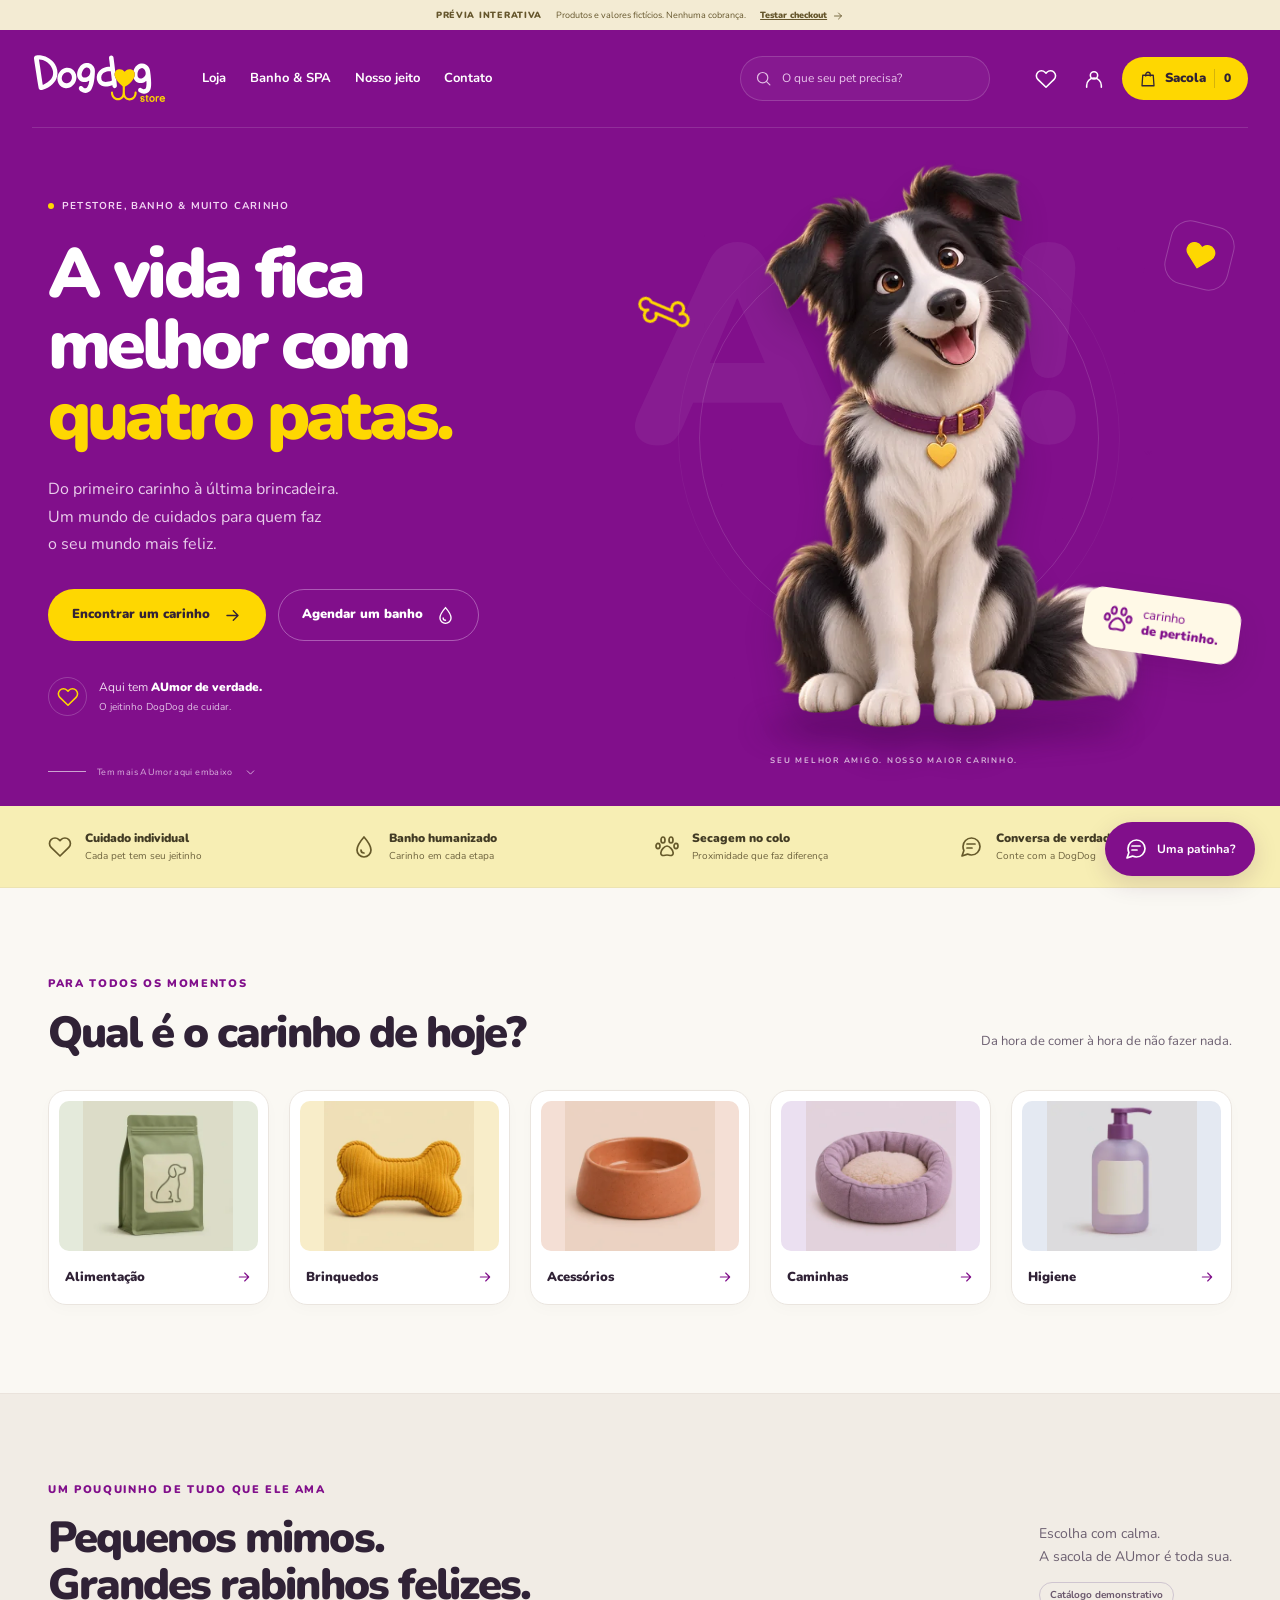
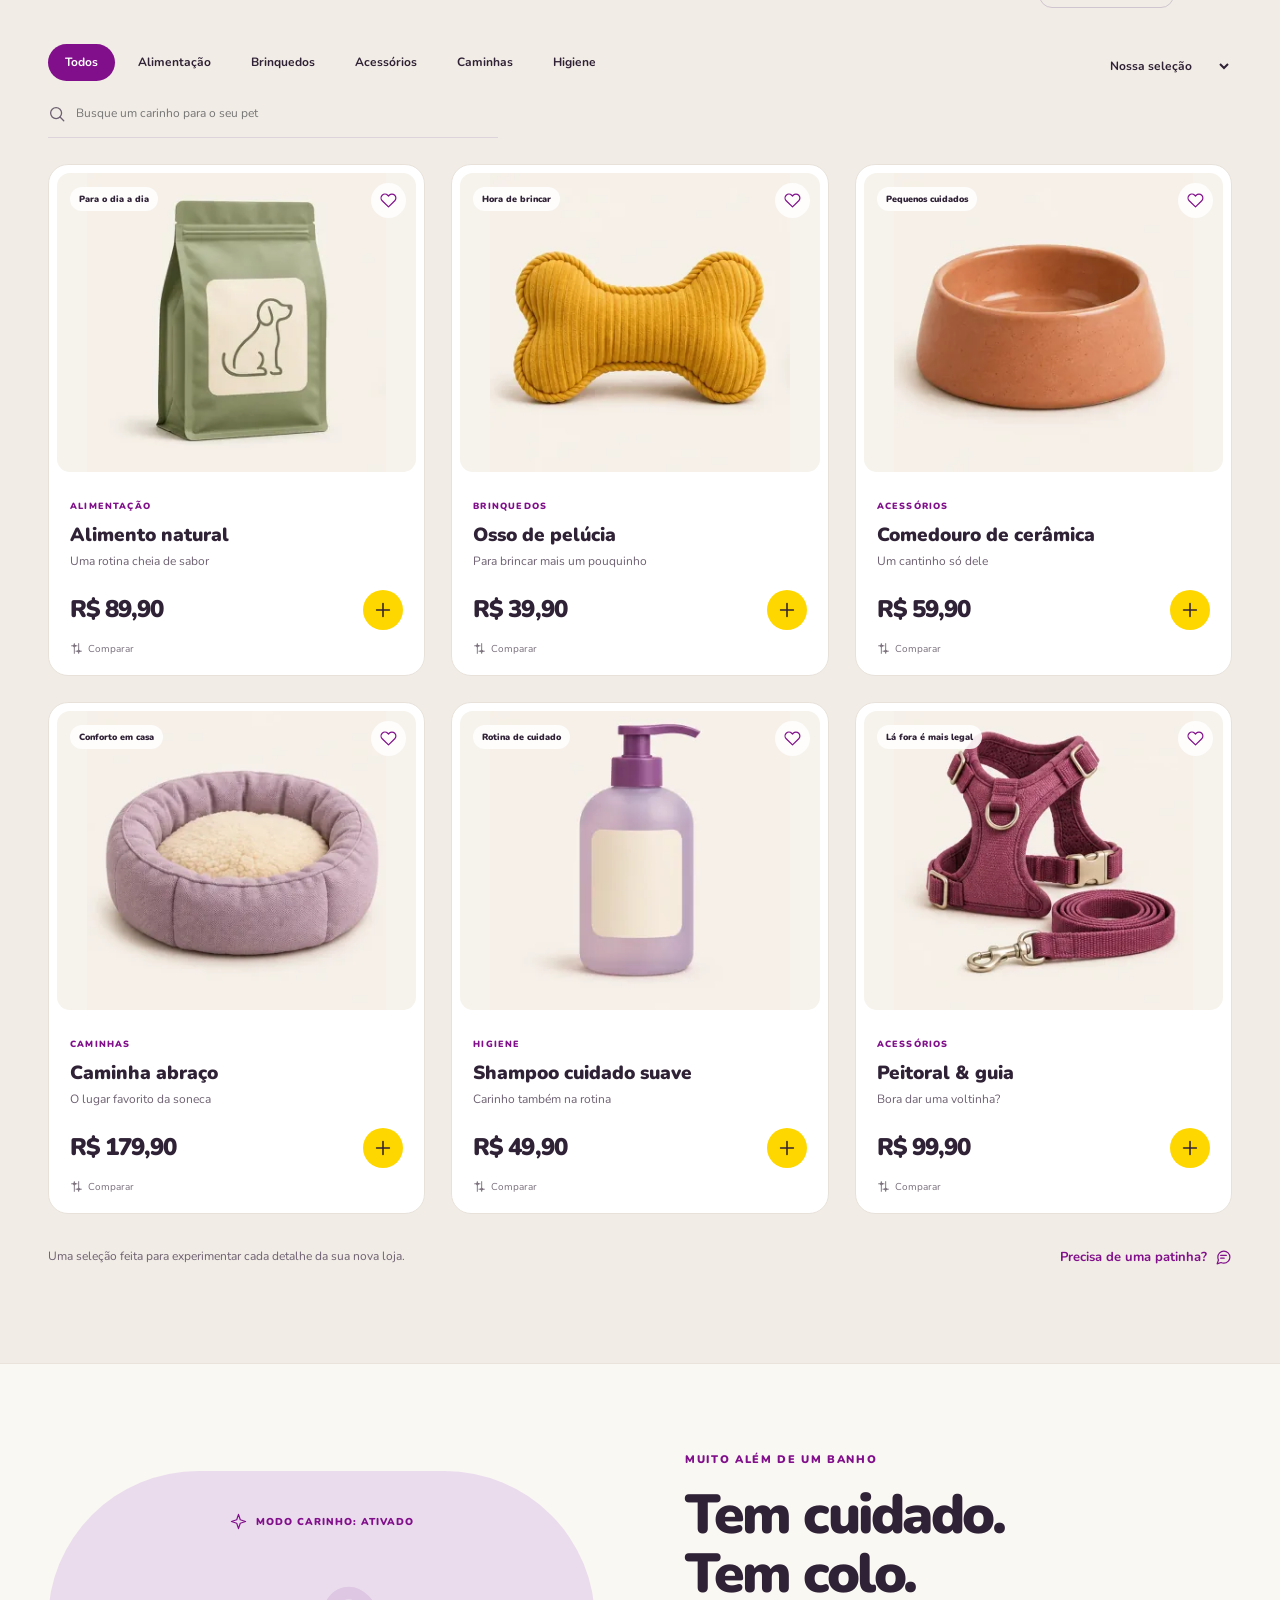
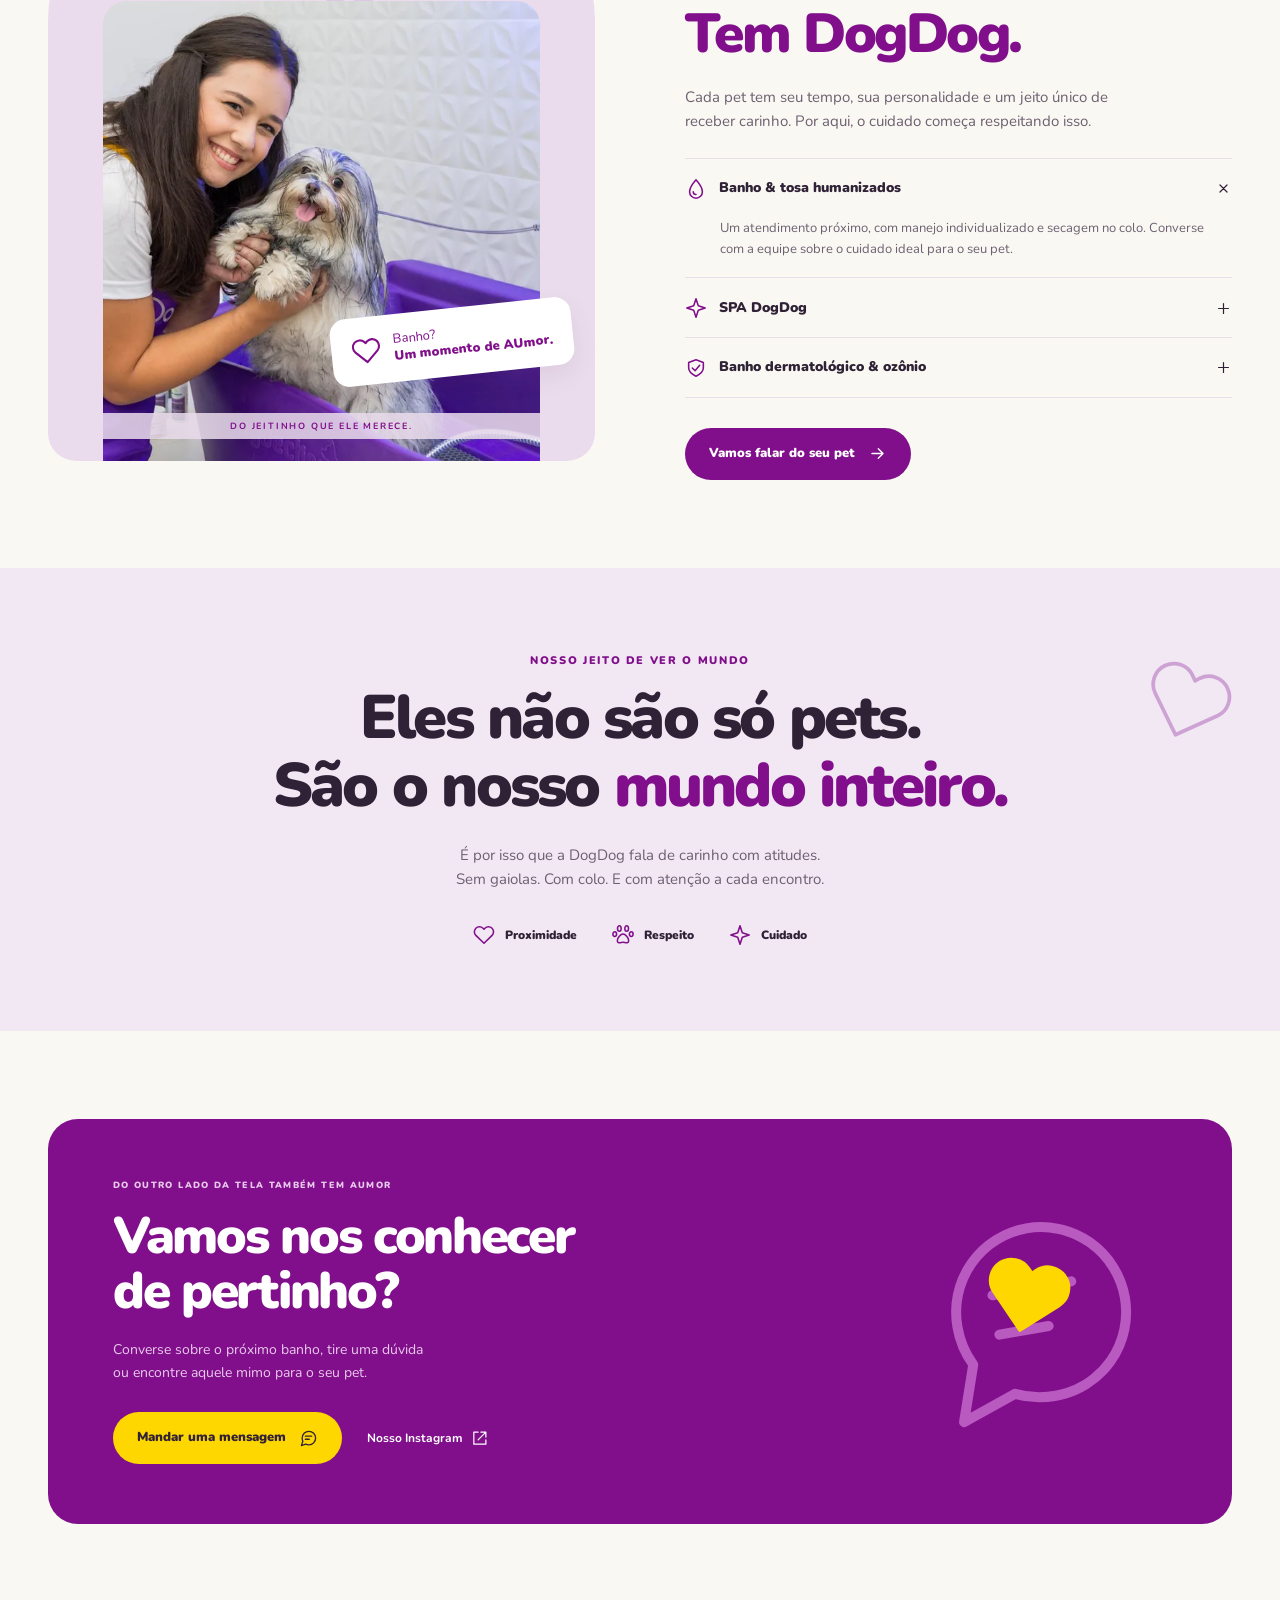
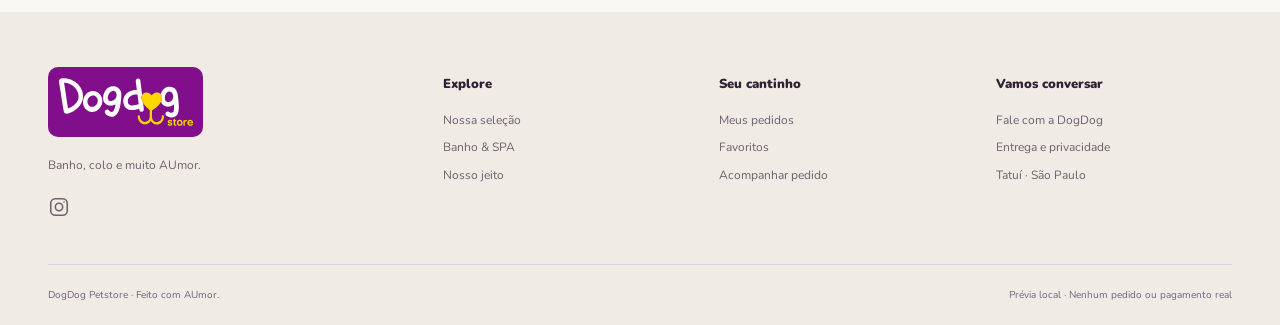
<file: index.html>
<!doctype html>
<html lang="pt-BR">
<head>
  <meta charset="UTF-8"><meta name="viewport" content="width=device-width, initial-scale=1">
  <meta name="description" content="DogDog Petstore. Banho, colo e muito AUmor. Conheça nosso jeito de cuidar e explore a prévia da loja.">
  <meta name="theme-color" content="#810f8b"><title>DogDog — Um mundo de AUmor para o seu pet</title>
  <link rel="icon" href="assets/favicon.svg" type="image/svg+xml"><link rel="stylesheet" href="styles.css">
  <link rel="preload" as="image" href="assets/optimized/mascote-778.b80c62d1c0.webp" imagesrcset="assets/optimized/mascote-560.1f71710907.webp 560w, assets/optimized/mascote-778.b80c62d1c0.webp 778w" imagesizes="(max-width: 680px) calc(76vw - 30.4px), (max-width: 960px) 340px, (min-width: 1500px) 520px, 440px" fetchpriority="high"><link rel="preload" as="font" href="assets/optimized/nunito-900.e92326bba0.woff2" type="font/woff2" crossorigin>
  <script defer src="data.js"></script><script defer src="shared.js"></script><script defer src="app.js"></script><script defer src="hero-face.js"></script>
</head>
<body>
  <a class="skip-link" href="#conteudo">Pular para o conteúdo</a>
  <div class="preview-bar">PRÉVIA INTERATIVA <span>Produtos e valores fictícios. Nenhuma cobrança.</span><a href="checkout.html">Testar checkout <span data-icon="arrow"></span></a></div>
  <main id="conteudo">
  <div class="hero-shell">
    <header class="site-header">
      <a class="brand" href="index.html" aria-label="DogDog Store — início"><img src="assets/logo-dogdog.svg" width="148" height="56" alt="DogDog Store"></a>
      <nav class="desktop-nav" aria-label="Navegação principal"><a href="#loja">Loja</a><a href="#cuidados">Banho & SPA</a><a href="#jeito-dogdog">Nosso jeito</a><button data-action="contact">Contato</button></nav>
      <form class="header-search" role="search" id="header-search"><label class="sr-only" for="search-header">Buscar na loja</label><span data-icon="search"></span><input id="search-header" type="search" placeholder="O que seu pet precisa?"><button type="submit" class="sr-only">Buscar</button></form>
      <div class="header-actions"><button class="icon-btn header-extra" data-action="favorites" aria-label="Meus favoritos"><span data-icon="heart"></span></button><button class="icon-btn header-extra" data-action="account" aria-label="Meus pedidos"><span data-icon="user"></span></button><button class="bag-button" data-action="cart" aria-label="Abrir sacola"><span data-icon="bag"></span><span class="bag-label">Sacola</span><span class="cart-count" data-cart-count>0</span></button><button class="icon-btn menu-toggle" id="menu-toggle" aria-label="Abrir menu" aria-expanded="false" aria-controls="mobile-menu"><span data-icon="menu"></span></button></div>
    </header>
    <nav id="mobile-menu" class="mobile-menu" aria-label="Menu celular" hidden><a href="#loja">Explorar a loja <span data-icon="arrow"></span></a><a href="#cuidados">Banho & SPA <span data-icon="water"></span></a><a href="#jeito-dogdog">Nosso jeito <span data-icon="heart"></span></a><button data-action="favorites">Favoritos <span data-icon="heart"></span></button><button data-action="account">Meus pedidos <span data-icon="box"></span></button><button data-action="contact">Vamos conversar <span data-icon="chat"></span></button></nav>
      <section class="hero container" aria-labelledby="hero-title">
        <div class="hero-copy"><div class="hero-kicker"><span class="tiny-dot"></span> PETSTORE, BANHO & MUITO CARINHO</div><h1 id="hero-title">A vida fica<br>melhor com<br><span>quatro patas.</span></h1><p>Do primeiro carinho à última brincadeira.<br>Um mundo de cuidados para quem faz<br class="desktop-break"> o seu mundo mais feliz.</p><div class="hero-buttons"><a href="#loja" class="btn yellow">Encontrar um carinho <span data-icon="arrow"></span></a><button class="btn hero-secondary" data-action="contact" data-subject="Quero agendar um banho">Agendar um banho <span data-icon="water"></span></button></div><div class="hero-signature"><span class="signature-icon" data-icon="heart"></span><span>Aqui tem <strong>AUmor de verdade.</strong><small>O jeitinho DogDog de cuidar.</small></span></div></div>
        <div class="hero-art" id="hero-art"><span class="hero-word" aria-hidden="true">AU!</span><div class="hero-circle" aria-hidden="true"></div><div class="mascot-wrap"><img class="mascot" src="assets/optimized/mascote-778.b80c62d1c0.webp" srcset="assets/optimized/mascote-560.1f71710907.webp 560w, assets/optimized/mascote-778.b80c62d1c0.webp 778w" sizes="(max-width: 680px) calc(76vw - 30.4px), (max-width: 960px) 340px, (min-width: 1500px) 520px, 440px" decoding="async" width="778" height="1000" alt="Mascote ilustrado da DogDog: um cachorro preto e branco com coleira roxa e pingente de coração" fetchpriority="high"></div><span class="mascot-shadow" aria-hidden="true"></span><span class="floating-bone" data-icon="bone" aria-hidden="true"></span><span class="orbit-heart" data-icon="heart" aria-hidden="true"></span><div class="hero-sticker"><span data-icon="paw"></span><span>carinho<br><strong>de pertinho.</strong></span></div><span class="art-caption">SEU MELHOR AMIGO. NOSSO MAIOR CARINHO.</span></div>
        <a href="#categorias" class="scroll-cue"><span class="scroll-line"></span> Tem mais AUmor aqui embaixo <span data-icon="down"></span></a>
      </section>
  </div>
      <div class="care-strip"><div class="container care-strip-grid"><div><span data-icon="heart"></span><span><strong>Cuidado individual</strong><small>Cada pet tem seu jeitinho</small></span></div><div><span data-icon="water"></span><span><strong>Banho humanizado</strong><small>Carinho em cada etapa</small></span></div><div><span data-icon="paw"></span><span><strong>Secagem no colo</strong><small>Proximidade que faz diferença</small></span></div><div><span data-icon="chat"></span><span><strong>Conversa de verdade</strong><small>Conte com a DogDog</small></span></div></div></div>
      <section class="section container categories-section" id="categorias"><div class="section-heading reveal"><div><p class="eyebrow">PARA TODOS OS MOMENTOS</p><h2>Qual é o carinho de hoje?</h2></div><p>Da hora de comer à hora de não fazer nada.</p></div><div class="category-grid" id="category-grid"></div></section>
      <section class="shop-section section" id="loja"><div class="container"><div class="section-heading reveal"><div><p class="eyebrow">UM POUQUINHO DE TUDO QUE ELE AMA</p><h2>Pequenos mimos.<br>Grandes rabinhos felizes.</h2></div><div class="shop-intro"><p>Escolha com calma.<br>A sacola de AUmor é toda sua.</p><span class="demo-pill">Catálogo demonstrativo</span></div></div><div class="shop-toolbar"><div class="filter-tabs" id="filter-tabs" role="group" aria-label="Filtrar produtos"></div><label class="sort-label"><span class="sr-only">Ordenar produtos</span><select id="sort-products"><option value="featured">Nossa seleção</option><option value="price-asc">Menor preço</option><option value="price-desc">Maior preço</option><option value="name">Nome: A–Z</option></select></label></div><div class="catalog-search"><span data-icon="search"></span><label class="sr-only" for="catalog-query">Pesquisar produtos</label><input type="search" id="catalog-query" placeholder="Busque um carinho para o seu pet"><button id="clear-search" class="text-btn" hidden>Limpar</button></div><p id="results-status" class="sr-only" role="status"></p><div class="product-grid" id="product-grid"></div><div class="shop-bottom"><p>Uma seleção feita para experimentar cada detalhe da sua nova loja.</p><button class="text-btn" data-action="contact">Precisa de uma patinha? <span data-icon="chat"></span></button></div></div></section>
      <section class="care-story section" id="cuidados"><div class="container care-layout"><div class="care-art reveal"><div class="care-art-label"><span data-icon="sparkle"></span> MODO CARINHO: ATIVADO</div><div class="care-paw" aria-hidden="true" data-icon="paw"></div><img src="assets/optimized/banho-960.b1ed89289f.webp" srcset="assets/optimized/banho-640.eb461f22c6.webp 640w, assets/optimized/banho-960.b1ed89289f.webp 960w" sizes="(max-width: 680px) calc(80vw - 32px), 450px" decoding="async" width="1440" height="1440" loading="lazy" alt="Mulher ao lado de um cachorro na banheira roxa da DogDog" class="care-dog care-photo"><div class="care-floating-note"><span data-icon="heart"></span><span>Banho?<br><strong>Um momento de AUmor.</strong></span></div><span class="care-art-bottom">DO JEITINHO QUE ELE MERECE.</span></div><div class="care-copy"><p class="eyebrow reveal">MUITO ALÉM DE UM BANHO</p><h2 class="reveal">Tem cuidado.<br>Tem colo.<br><span>Tem DogDog.</span></h2><p class="reveal">Cada pet tem seu tempo, sua personalidade e um jeito único de receber carinho. Por aqui, o cuidado começa respeitando isso.</p><div class="service-accordion"><details open class="reveal"><summary><span data-icon="water"></span> Banho & tosa humanizados <span class="accordion-plus" data-icon="plus"></span></summary><p>Um atendimento próximo, com manejo individualizado e secagem no colo. Converse com a equipe sobre o cuidado ideal para o seu pet.</p></details><details class="reveal"><summary><span data-icon="sparkle"></span> SPA DogDog <span class="accordion-plus" data-icon="plus"></span></summary><p>Conheça o espaço e os cuidados de spa apresentados pela DogDog. A equipe explica as opções e como funciona cada atendimento.</p></details><details class="reveal"><summary><span data-icon="shield"></span> Banho dermatológico & ozônio <span class="accordion-plus" data-icon="plus"></span></summary><p>Consulte a equipe sobre disponibilidade, avaliação e orientações para esse cuidado. Cada necessidade merece atenção individual.</p></details></div><button class="btn primary reveal" data-action="contact" data-subject="Quero saber mais sobre banho e SPA">Vamos falar do seu pet <span data-icon="arrow"></span></button></div></div></section>
      <section class="philosophy" id="jeito-dogdog"><div class="container philosophy-content"><p class="eyebrow reveal">NOSSO JEITO DE VER O MUNDO</p><h2 class="reveal">Eles não são só pets.<br>São o nosso <span>mundo inteiro.</span></h2><p class="reveal">É por isso que a DogDog fala de carinho com atitudes.<br>Sem gaiolas. Com colo. E com atenção a cada encontro.</p><div class="philosophy-icons reveal"><span><i data-icon="heart"></i> Proximidade</span><span><i data-icon="paw"></i> Respeito</span><span><i data-icon="sparkle"></i> Cuidado</span></div><span class="philosophy-doodle" data-icon="heart" aria-hidden="true"></span></div></section>
      <section class="visit-section section container"><div class="visit-card reveal"><div><p class="eyebrow">DO OUTRO LADO DA TELA TAMBÉM TEM AUMOR</p><h2>Vamos nos conhecer<br>de pertinho?</h2><p>Converse sobre o próximo banho, tire uma dúvida<br class="desktop-break"> ou encontre aquele mimo para o seu pet.</p><div class="visit-actions"><button class="btn yellow" data-action="contact">Mandar uma mensagem <span data-icon="chat"></span></button><a class="text-btn" href="https://www.instagram.com/dogdog_petstore/" target="_blank" rel="noopener">Nosso Instagram <span data-icon="external"></span></a></div></div><div class="visit-symbol" aria-hidden="true"><span data-icon="chat"></span><span data-icon="heart"></span></div></div></section>
    </main>
    <footer class="footer"><div class="container footer-grid"><div><a class="brand footer-brand" href="index.html"><img src="assets/logo-dogdog.svg" width="170" height="64" alt="DogDog Store"></a><p>Banho, colo e muito AUmor.</p><a class="footer-social" href="https://www.instagram.com/dogdog_petstore/" target="_blank" rel="noopener" aria-label="DogDog no Instagram"><span data-icon="instagram"></span></a></div><div><h3>Explore</h3><a href="#loja">Nossa seleção</a><a href="#cuidados">Banho & SPA</a><a href="#jeito-dogdog">Nosso jeito</a></div><div><h3>Seu cantinho</h3><button data-action="account">Meus pedidos</button><button data-action="favorites">Favoritos</button><button data-action="tracking">Acompanhar pedido</button></div><div><h3>Vamos conversar</h3><button data-action="contact">Fale com a DogDog</button><button data-action="policies">Entrega e privacidade</button><span>Tatuí · São Paulo</span></div></div><div class="container footer-bottom"><span>DogDog Petstore · Feito com AUmor.</span><span>Prévia local · Nenhum pedido ou pagamento real</span></div></footer>
    <div class="compare-bar" id="compare-bar" hidden><span id="compare-count"></span><button class="btn primary compact" data-action="compare-open">Comparar <span data-icon="compare"></span></button><button class="icon-btn" aria-label="Limpar comparação" data-action="compare-clear"><span data-icon="close"></span></button></div>
    <button class="floating-contact" data-action="contact" aria-label="Conversar com a DogDog"><span class="contact-symbol" data-icon="chat"></span><span>Uma patinha?</span></button><div class="scroll-progress" id="scroll-progress" aria-hidden="true"></div>
    <noscript><div class="notice">Ative JavaScript para usar a loja, o carrinho e o checkout demonstrativos.</div></noscript>
</body>
</html>
</file>
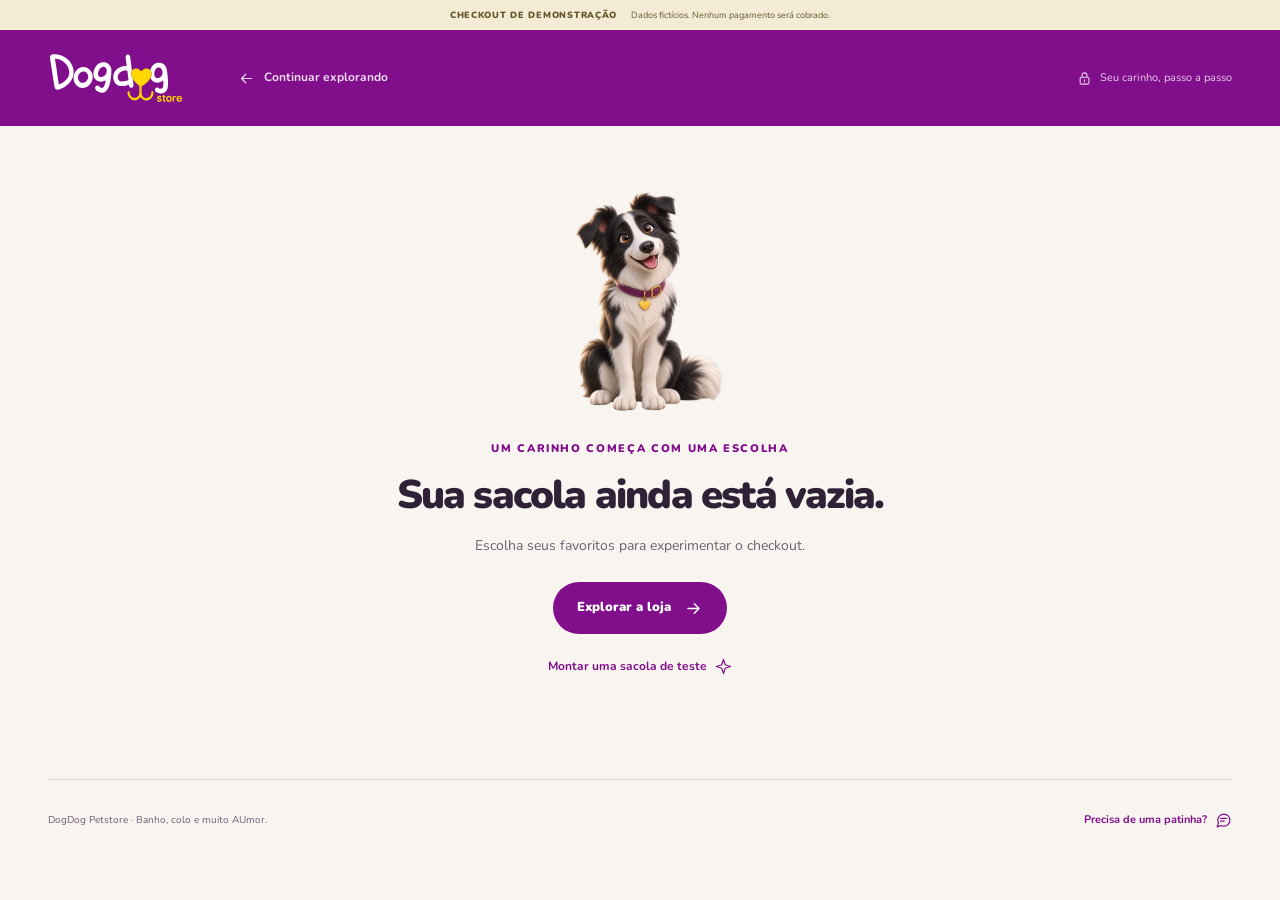
<file: checkout.html>
<!doctype html>
<html lang="pt-BR">
<head><meta charset="UTF-8"><meta name="viewport" content="width=device-width, initial-scale=1"><meta name="theme-color" content="#810f8b"><meta name="robots" content="noindex"><title>Seu próximo carinho — Checkout DogDog</title><link rel="icon" href="assets/favicon.svg" type="image/svg+xml"><link rel="stylesheet" href="styles.css"><link rel="stylesheet" href="checkout.css"><script defer src="data.js"></script><script defer src="shared.js"></script><script defer src="checkout.js"></script></head>
<body class="checkout-page"><a class="skip-link" href="#checkout-main">Pular para o checkout</a><div class="preview-bar">CHECKOUT DE DEMONSTRAÇÃO <span>Dados fictícios. Nenhum pagamento será cobrado.</span></div><header class="checkout-header"><div class="container"><a href="index.html" class="brand" aria-label="Voltar para a DogDog"><img src="assets/logo-dogdog.svg" alt="DogDog Store" width="148" height="56"></a><a class="checkout-back" href="index.html#loja"><span data-icon="back"></span> Continuar explorando</a><span class="checkout-header-note"><span data-icon="lock"></span> Seu carinho, passo a passo</span></div></header>
<main class="container checkout-main" id="checkout-main"><div id="checkout-content"></div></main>
<footer class="checkout-footer container"><span>DogDog Petstore · Banho, colo e muito AUmor.</span><button class="text-btn" data-action="contact">Precisa de uma patinha? <span data-icon="chat"></span></button></footer><noscript><div class="notice">Ative JavaScript para testar o checkout.</div></noscript></body>
</html>
</file>
<file: styles.css>
@font-face{font-family:Nunito;src:url('assets/optimized/nunito-400.3cd46d4da4.woff2') format('woff2');font-style:normal;font-weight:400 600;font-display:swap}
@font-face{font-family:Nunito;src:url('assets/optimized/nunito-700.59014c8977.woff2') format('woff2');font-style:normal;font-weight:700 800;font-display:swap}
@font-face{font-family:Nunito;src:url('assets/optimized/nunito-900.e92326bba0.woff2') format('woff2');font-style:normal;font-weight:900;font-display:swap}
:root{--purple:#810f8b;--purple-dark:#60096a;--yellow:#fed701;--ink:#302236;--muted:#6d6071;--cream:#faf8f3;--lilac:#f3eaf5;--line:#e8e0e9;--white:#fff;--ease:cubic-bezier(.2,.75,.25,1)}
*,*::before,*::after{box-sizing:border-box}html{scroll-behavior:smooth;scroll-padding-top:30px}body{margin:0;font-family:Nunito,Arial,sans-serif;color:var(--ink);background:var(--cream);font-size:16px;line-height:1.6;-webkit-font-smoothing:antialiased}button,input,select,textarea{font:inherit}button,a,input,select,textarea{-webkit-tap-highlight-color:transparent}button{cursor:pointer}button{border:0;background:none;color:inherit}a{color:inherit;text-decoration:none}img{max-width:100%;display:block}button:disabled{opacity:.4;cursor:not-allowed}h1,h2,h3,h4,p{margin:0}h1,h2,h3{line-height:1.08}h1,h2{font-weight:900;letter-spacing:-.045em}h2{font-size:clamp(32px,3.4vw,48px)}p{color:var(--muted)}button:focus-visible,a:focus-visible{outline:3px solid #be70cb;outline-offset:5px}input:focus,select:focus,textarea:focus{outline:2px solid var(--purple);outline-offset:2px}[hidden]{display:none!important}.icon{width:22px;height:22px;flex-shrink:0;vertical-align:middle}.sr-only{position:absolute;width:1px;height:1px;padding:0;margin:-1px;overflow:hidden;clip:rect(0,0,0,0);white-space:nowrap;border:0}.container{width:min(1240px,calc(100% - 96px));margin-inline:auto}.section{padding-block:88px}.eyebrow{color:var(--purple);font-size:11px;font-weight:900;letter-spacing:.15em;line-height:1.5;margin-bottom:16px}.small{font-size:13px}.muted{color:var(--muted)}.full{width:100%}.skip-link{position:fixed;left:15px;top:-100px;padding:10px 20px;background:white;z-index:100;color:var(--purple)}.skip-link:focus{top:10px}.preview-bar{display:flex;justify-content:center;gap:14px;align-items:center;min-height:30px;background:#f3ebd3;color:#65562c;font-size:9px;letter-spacing:.08em;font-weight:900;padding:5px 18px}.preview-bar>span{font-weight:600;letter-spacing:0}.preview-bar>a{display:flex;align-items:center;gap:5px;text-decoration:underline;letter-spacing:0}.preview-bar .icon{width:12px;height:12px}.hero-shell{background:var(--purple);color:#fff;position:relative;overflow:hidden}.site-header{width:min(1340px,calc(100% - 64px));min-height:98px;margin:auto;display:flex;align-items:center;gap:36px;border-bottom:1px solid #ffffff21;position:relative;z-index:10}.brand{display:block;flex-shrink:0;width:134px}.brand img{width:100%;height:auto}.desktop-nav{display:flex;align-items:center;gap:24px;white-space:nowrap;font-size:13px;font-weight:800}.desktop-nav button{padding:0}.desktop-nav a,.desktop-nav button{transition:color .2s}.desktop-nav a:hover,.desktop-nav button:hover{color:var(--yellow)}.header-search{margin-left:auto;width:250px;display:flex;align-items:center;gap:10px;border:1px solid #ffffff29;background:#ffffff0b;border-radius:30px;padding:9px 14px}.header-search .icon{width:17px;height:17px;color:#e2bde4}.header-search input{color:#fff;background:none;border:0;min-width:0;width:100%;font-size:12px;outline:none}.header-search input::placeholder{color:#e8c4eb}.header-search:focus-within{outline:2px solid var(--yellow);outline-offset:2px}.header-actions{display:flex;gap:8px;align-items:center}.icon-btn{width:40px;height:40px;display:inline-flex;align-items:center;justify-content:center;border-radius:50%;flex-shrink:0;transition:background .2s}.icon-btn:hover{background:#ffffff1a}.bag-button{display:flex;gap:8px;align-items:center;background:var(--yellow);color:var(--ink);border-radius:30px;padding:11px 17px;font-weight:900;font-size:13px;white-space:nowrap;transition:transform .2s}.bag-button:hover{transform:translateY(-2px)}.bag-button .icon{width:18px;height:18px}.cart-count{border-left:1px solid #30223633;padding-left:9px;font-size:12px}.menu-toggle{display:none}.hero{display:grid;grid-template-columns:1fr 1fr;position:relative;padding-top:60px;padding-bottom:90px;min-height:660px}.hero-copy{position:relative;z-index:2;padding-top:10px}.hero-kicker{display:flex;align-items:center;gap:8px;font-size:10px;letter-spacing:.12em;font-weight:800;margin-bottom:25px;color:#f3d6f4}.tiny-dot{width:6px;height:6px;background:var(--yellow);border-radius:50%}.hero h1{font-size:clamp(55px,5.45vw,80px);line-height:1.02;letter-spacing:-.055em}.hero h1>span{color:var(--yellow)}.hero-copy>p{color:#e9cdeb;font-size:16px;line-height:1.7;margin-top:24px}.hero-buttons{display:flex;gap:12px;margin-top:31px}.btn{display:inline-flex;justify-content:center;align-items:center;gap:13px;min-height:52px;padding:14px 23px;border-radius:30px;font-weight:900;font-size:13px;border:1px solid transparent;line-height:1.35;transition:transform .25s var(--ease),box-shadow .25s,background .2s;white-space:normal}.btn:hover{transform:translateY(-3px)}.btn:active{transform:translateY(0)}.btn .icon{width:19px;height:19px}.btn.primary{background:var(--purple);color:white}.btn.primary:hover{background:var(--purple-dark);box-shadow:0 8px 20px #810f8b19}.btn.yellow{background:var(--yellow);color:#332236}.btn.yellow:hover{box-shadow:0 8px 25px #2a003d33;background:#ffe332}.btn.hero-secondary{border-color:#d7a6dd80;color:#fff}.btn.hero-secondary:hover{background:#ffffff12}.btn.secondary{border-color:var(--line);background:white;color:var(--purple)}.btn.compact{min-height:42px;padding:10px 17px;font-size:12px}.hero-signature{display:flex;align-items:center;gap:12px;margin-top:36px;font-size:12px;color:#efdaf0}.signature-icon{display:flex;border:1px solid #ffffff33;border-radius:50%;height:39px;width:39px;align-items:center;justify-content:center;color:var(--yellow)}.hero-signature strong{font-weight:900;color:white}.hero-signature small{display:block;color:#e1c0e5;font-size:10px;margin-top:2px}.hero-art{position:relative;min-width:0;min-height:500px;--mouse-x:0px;--mouse-y:0px;--mouse-rotate:0deg}.hero-word{position:absolute;top:22px;left:-10px;font-size:clamp(180px,22vw,325px);font-weight:900;color:#ffffff0e;letter-spacing:-.08em;line-height:1;user-select:none;will-change:transform}.hero-circle{position:absolute;width:400px;height:400px;border:1px solid #ffffff20;border-radius:50%;left:10%;top:50px}.hero-circle:after{content:'';position:absolute;inset:-22px;border:1px solid #ffffff0b;border-radius:50%}.mascot-wrap{position:absolute;width:90%;height:110%;bottom:-25px;left:4%;transform:translate(var(--mouse-x),calc(var(--mouse-y) + var(--scroll-y,0px))) rotate(var(--mouse-rotate));transition:transform .45s var(--ease);z-index:2;will-change:transform}.mascot{width:100%;height:100%;object-fit:contain;object-position:center bottom;filter:drop-shadow(0 25px 15px #24002e29);animation:mascot-enter 1.2s var(--ease) both}.mascot-shadow{position:absolute;width:62%;height:27px;bottom:-26px;left:20%;background:#37003d44;border-radius:50%;filter:blur(13px)}.floating-bone{position:absolute;left:0;top:100px;transform:rotate(-22deg);color:var(--yellow);z-index:3;animation:float 6s ease-in-out infinite}.floating-bone .icon{width:48px;height:48px;stroke-width:1.5}.orbit-heart{position:absolute;right:0;top:35px;display:flex;align-items:center;justify-content:center;width:65px;height:65px;border:1px solid #ffffff35;border-radius:20px;transform:rotate(14deg);color:var(--yellow);animation:float 5s ease-in-out infinite reverse}.orbit-heart .icon{width:32px;height:32px;fill:var(--yellow);stroke-width:1}.hero-sticker{position:absolute;right:-8px;bottom:60px;display:flex;align-items:center;gap:10px;padding:15px 20px;background:#fff9e7;color:var(--purple);border-radius:18px;transform:rotate(8deg);z-index:3;box-shadow:0 12px 32px #31003522;line-height:1.2;font-size:13px}.hero-sticker .icon{width:29px;height:29px}.hero-sticker strong{font-weight:900}.art-caption{position:absolute;bottom:-52px;left:22%;font-size:8px;letter-spacing:.22em;color:#dab7de;font-weight:800}.scroll-cue{display:flex;align-items:center;gap:11px;position:absolute;bottom:27px;left:0;font-size:9px;letter-spacing:.04em;color:#d9b1dd}.scroll-cue .icon{width:13px;height:13px}.scroll-line{height:1px;width:38px;background:#cba4d0}.care-strip{background:#f7eeb4;border-bottom:1px solid #ece3b2}.care-strip-grid{display:grid;grid-template-columns:repeat(4,1fr);padding-block:23px;gap:30px}.care-strip-grid>div{display:flex;align-items:center;gap:13px}.care-strip-grid .icon{color:#66592a;width:24px;height:24px}.care-strip-grid strong{display:block;font-size:12px;font-weight:900;color:#423b24}.care-strip-grid small{display:block;font-size:10px;color:#6e633e}.section-heading{display:flex;align-items:flex-end;justify-content:space-between;gap:30px;margin-bottom:34px}.section-heading>p{font-size:13px;margin-bottom:4px}.category-grid{display:grid;grid-template-columns:repeat(5,1fr);gap:20px}.category-card{min-width:0;text-align:left;padding:0;background:white;border-radius:18px;overflow:hidden;box-shadow:0 5px 15px #30223605;border:1px solid #eae5df;transition:transform .35s var(--ease),box-shadow .35s}.category-card:hover{transform:translateY(-7px);box-shadow:0 12px 22px #3022360b}.category-art{display:block;background:var(--category-color);height:150px;margin:10px 10px 0;border-radius:10px;overflow:hidden}.category-art img{width:100%;height:100%;object-fit:contain;mix-blend-mode:multiply;transition:transform .5s var(--ease)}.category-card:hover img{transform:scale(1.08) rotate(-3deg)}.category-label{display:flex;align-items:center;justify-content:space-between;padding:16px;font-weight:900;font-size:13px}.category-label .icon{width:16px;height:16px;color:var(--purple)}.shop-section{background:#f1ece5;border-block:1px solid #eae3dc}.shop-intro{font-size:14px}.demo-pill{display:inline-block;margin-top:14px;font-size:10px;font-weight:800;border:1px solid #cfc5d0;border-radius:20px;padding:4px 10px;color:#6b586d}.shop-toolbar{display:flex;justify-content:space-between;gap:16px;align-items:center;margin:34px 0 18px}.filter-tabs{display:flex;gap:6px;flex-wrap:wrap}.filter-tab{padding:9px 17px;font-size:12px;font-weight:800;border-radius:25px;transition:background .2s}.filter-tab.active{background:var(--purple);color:#fff}.filter-tab:not(.active):hover{background:#e3d5e7}.sort-label select{border:0;background:transparent;font-weight:800;font-size:12px;color:var(--ink);padding:8px 24px 8px 8px}.catalog-search{display:flex;align-items:center;gap:10px;border-bottom:1px solid #dcd3db;max-width:450px;margin-bottom:26px;padding-bottom:10px}.catalog-search .icon{width:18px;height:18px;color:var(--muted)}.catalog-search input{background:none;border:0;font-size:13px;min-width:0;flex:1;outline:none}.catalog-search:focus-within{border-color:var(--purple)}.product-grid{display:grid;grid-template-columns:repeat(3,1fr);gap:26px}.product-card{background:#fff;border-radius:20px;overflow:hidden;border:1px solid #e7e1da;transition:transform .35s var(--ease),box-shadow .35s;animation:reveal .5s var(--ease) both;animation-delay:var(--delay)}.product-card:hover{transform:translateY(-5px);box-shadow:0 14px 30px #3022360b}.product-image{position:relative;aspect-ratio:1.2;background:#f6f3ec;overflow:hidden;margin:8px;border-radius:13px}.product-open{width:100%;height:100%;padding:0;display:block}.product-open img{width:100%;height:100%;object-fit:contain;transition:transform .6s var(--ease)}.product-card:hover .product-open img{transform:scale(1.06)}.product-tag{position:absolute;left:13px;top:14px;background:#ffffffde;border-radius:18px;font-size:9px;font-weight:900;padding:5px 9px;pointer-events:none}.favorite-btn{position:absolute;right:10px;top:10px;background:#ffffffd9;width:35px;height:35px;color:var(--purple)}.favorite-btn .icon{width:17px;height:17px}.favorite-btn:hover{background:white}.is-favorite .icon{fill:var(--purple)}.quick-view-btn{position:absolute;bottom:13px;left:50%;transform:translate(-50%,12px);background:#fff;border-radius:25px;padding:9px 16px;font-size:11px;font-weight:900;white-space:nowrap;display:flex;align-items:center;gap:10px;opacity:0;transition:opacity .3s,transform .3s;box-shadow:0 5px 20px #30223613}.quick-view-btn .icon{width:14px;height:14px}.product-card:hover .quick-view-btn,.product-card:focus-within .quick-view-btn{opacity:1;transform:translate(-50%,0)}.product-info{padding:12px 21px 18px}.product-category{font-size:9px;text-transform:uppercase;letter-spacing:.13em;color:var(--purple);font-weight:900}.product-info h3{font-size:19px;letter-spacing:-.02em;margin-top:6px;line-height:1.2}.product-info h3 button{text-align:left;padding:0;font-weight:900}.product-info>p{font-size:12px;margin-top:6px}.product-bottom{display:flex;justify-content:space-between;align-items:center;margin-top:18px}.product-bottom strong{font-size:24px;font-weight:900;letter-spacing:-.04em}.add-button{height:40px;width:40px;display:flex;align-items:center;justify-content:center;border-radius:50%;background:var(--yellow);transition:background .2s,transform .2s}.add-button:hover{background:var(--purple);color:white;transform:rotate(90deg)}.compare-toggle{display:flex;gap:5px;align-items:center;margin-top:11px;padding:0;font-size:10px;color:#786e7b}.compare-toggle .icon{width:13px;height:13px}.compare-toggle[aria-pressed=true]{color:var(--purple);font-weight:900}.shop-bottom{display:flex;justify-content:space-between;align-items:center;gap:25px;margin-top:25px;font-size:12px}.text-btn{display:inline-flex;align-items:center;justify-content:center;gap:8px;color:var(--purple);font-size:13px;font-weight:800;padding:8px 0}.text-btn .icon{width:17px;height:17px}.text-btn:hover{text-decoration:underline}.care-layout{display:grid;grid-template-columns:1fr 1fr;gap:90px;align-items:center}.care-art{position:relative;background:#eadced;border-radius:150px 150px 28px 28px;min-height:590px;overflow:hidden}.care-art-label{position:absolute;top:42px;width:100%;display:flex;align-items:center;justify-content:center;gap:9px;font-size:10px;letter-spacing:.1em;font-weight:900;color:var(--purple)}.care-art-label .icon{width:17px;height:17px}.care-dog{position:absolute;inset:auto 10% 0;width:80%;height:78%;object-fit:contain;object-position:bottom}.care-paw{position:absolute;top:105px;left:50%;transform:translateX(-50%) rotate(-12deg);color:#dec7e3}.care-paw .icon{width:300px;height:300px;stroke-width:1}.care-floating-note{position:absolute;bottom:85px;right:22px;display:flex;gap:12px;align-items:center;background:white;padding:17px 20px;border-radius:16px;transform:rotate(-6deg);box-shadow:0 10px 25px #4b1b5114;line-height:1.3;font-size:13px;color:var(--purple)}.care-floating-note .icon{color:var(--purple);width:30px;height:30px}.care-floating-note strong{font-weight:900}.care-art-bottom{position:absolute;bottom:22px;left:30px;right:30px;font-size:9px;letter-spacing:.2em;text-align:center;font-weight:800;color:var(--purple);background:#eadcedd9;padding:6px;border-radius:20px}.care-copy h2{font-size:clamp(40px,4.3vw,62px);margin-bottom:22px}.care-copy h2>span{color:var(--purple)}.care-copy>p:not(.eyebrow){max-width:430px;font-size:15px}.service-accordion{margin:25px 0 30px;border-top:1px solid var(--line)}.service-accordion details{border-bottom:1px solid var(--line)}.service-accordion summary{display:flex;align-items:center;gap:12px;padding:18px 0;cursor:pointer;font-weight:900;font-size:14px;list-style:none}.service-accordion summary::-webkit-details-marker{display:none}.service-accordion summary>.icon,.service-accordion summary>span:first-child{color:var(--purple)}.accordion-plus{margin-left:auto}.accordion-plus .icon{width:17px;height:17px;transition:transform .2s}.service-accordion details[open] .accordion-plus .icon{transform:rotate(45deg)}.service-accordion details>p{font-size:13px;padding:0 10px 18px 35px}.philosophy{padding:85px 0;background:#f2e8f4;overflow:hidden}.philosophy-content{position:relative;text-align:center}.philosophy h2{font-size:clamp(34px,4.8vw,65px);line-height:1.1}.philosophy h2 span{color:var(--purple)}.philosophy p:not(.eyebrow){margin-top:23px;font-size:15px}.philosophy-icons{display:flex;justify-content:center;gap:35px;margin-top:33px}.philosophy-icons>span{display:flex;align-items:center;gap:10px;font-size:12px;font-weight:900}.philosophy-icons i{color:var(--purple);display:flex}.philosophy-doodle{position:absolute;right:0;top:5px;color:#cda3d3;transform:rotate(20deg)}.philosophy-doodle .icon{width:90px;height:90px;stroke-width:1}.visit-card{background:var(--purple);border-radius:30px;color:white;display:flex;justify-content:space-between;align-items:center;padding:60px 65px;overflow:hidden}.visit-card .eyebrow{color:#e8c9eb;font-size:9px}.visit-card h2{font-size:clamp(34px,4vw,53px)}.visit-card p:not(.eyebrow){color:#e8c9eb;margin-top:20px;font-size:14px}.visit-actions{display:flex;align-items:center;gap:25px;margin-top:28px}.visit-actions .text-btn{color:#fff;font-size:12px}.visit-symbol{position:relative;width:250px;height:250px;flex-shrink:0}.visit-symbol>span:first-child{display:block;transform:rotate(-10deg);color:#b95ac0}.visit-symbol>span:first-child .icon{width:240px;height:240px;stroke-width:1}.visit-symbol>span:last-child{display:block;position:absolute;left:65px;top:55px;transform:rotate(12deg);color:var(--yellow)}.visit-symbol>span:last-child .icon{width:90px;height:90px;fill:var(--yellow);stroke-width:1}.footer{background:#f0ebe4;padding-top:55px}.footer-grid{display:grid;grid-template-columns:1.5fr 1fr 1fr 1fr;gap:40px;padding-bottom:42px}.footer-brand{width:155px;background:var(--purple);padding:9px;border-radius:10px}.footer-grid h3{font-size:13px;font-weight:900;margin:10px 0 16px}.footer-grid p,.footer-grid a:not(.brand),.footer-grid button,.footer-grid>div>span{display:block;font-size:12px;color:#6d606f;padding:4px 0;text-align:left}.footer-grid p{margin-top:15px}.footer-grid .footer-social{margin-top:13px;color:var(--purple)}.footer-bottom{display:flex;justify-content:space-between;padding-block:22px;border-top:1px solid #ddd3dc;font-size:10px;color:#706275}.floating-contact{position:fixed;bottom:24px;right:25px;display:flex;align-items:center;justify-content:center;gap:9px;border-radius:30px;background:var(--purple);color:white;box-shadow:0 7px 24px #3a0e4326;padding:15px 19px;font-size:12px;font-weight:800;z-index:15;transition:transform .25s}.floating-contact:hover{transform:translateY(-4px)}.scroll-progress{height:3px;background:var(--yellow);position:fixed;top:0;left:0;width:100%;transform-origin:left;transform:scaleX(0);z-index:99}.compare-bar{position:fixed;bottom:20px;left:50%;transform:translateX(-50%);z-index:18;background:white;border:1px solid var(--line);box-shadow:0 12px 40px #30223626;border-radius:20px;padding:10px 15px;display:flex;align-items:center;gap:18px;font-size:12px;font-weight:800;white-space:nowrap}.compare-bar .icon-btn:hover{background:var(--lilac)}
/* Dialogs and store interaction */
.modal-open{overflow:hidden}.modal{border:0;border-radius:24px;width:min(720px,calc(100% - 32px));max-height:90dvh;padding:0;color:var(--ink);background:var(--cream);box-shadow:0 30px 90px #20042633;overflow:auto}.modal::backdrop{background:#20132570;backdrop-filter:blur(5px)}.modal[open]{animation:dialog-in .3s var(--ease)}.modal-header{display:flex;justify-content:space-between;align-items:center;gap:20px;padding:24px 30px 20px;background:var(--cream);position:sticky;top:0;z-index:3;border-bottom:1px solid var(--line)}.modal-header h2{font-size:26px;letter-spacing:-.035em}.modal-header .icon-btn:hover{background:var(--lilac)}.modal-body{padding:25px 30px 30px}.modal.drawer{margin:0 0 0 auto;height:100dvh;max-height:100dvh;width:min(490px,100%);border-radius:22px 0 0 22px}.modal.drawer[open]{animation:drawer-in .35s var(--ease)}.modal.wide{width:min(900px,calc(100% - 32px))}.heading-count{font-size:14px;background:var(--lilac);padding:3px 9px;border-radius:50%;vertical-align:middle;color:var(--purple)}.cart-line{display:flex;gap:14px;padding:20px 0;border-bottom:1px solid var(--line);align-items:flex-start}.cart-line>img{width:80px;height:85px;object-fit:contain;border-radius:12px;background:#f6f3ec}.cart-line-info{flex:1;min-width:0}.cart-line h3{font-size:14px;line-height:1.3;font-weight:900}.cart-line-info>span{color:var(--muted);font-size:12px}.quantity{display:inline-flex;align-items:center;gap:8px;border:1px solid var(--line);border-radius:20px;margin-top:9px;overflow:hidden}.quantity button{height:30px;width:30px;display:flex;align-items:center;justify-content:center}.quantity button:hover{background:var(--lilac)}.quantity .icon{width:13px;height:13px}.quantity>span{font-size:12px;font-weight:800;min-width:13px;text-align:center}.cart-line-price{display:flex;align-items:flex-end;flex-direction:column;gap:8px;font-size:13px}.cart-line-price .text-btn{font-size:10px;color:var(--muted)}.cart-bottom{padding-top:28px}.summary-row{display:flex;justify-content:space-between;gap:15px;align-items:baseline;padding:6px 0;font-size:14px}.summary-row strong{font-weight:900}.cart-bottom>p{margin:8px 0 18px}.empty-state{padding:36px 0;text-align:center}.empty-state>.icon{width:48px;height:48px;color:var(--purple);margin:0 auto 20px}.empty-state h3{font-size:24px;max-width:340px;margin:auto;font-weight:900;line-height:1.15}.empty-state p{margin:15px auto 22px;max-width:380px;font-size:14px}.no-results{grid-column:1/-1}.quick-view{display:grid;grid-template-columns:1fr 1fr;gap:30px;align-items:center}.quick-image{background:var(--product-bg);border-radius:18px;overflow:hidden}.quick-image img{mix-blend-mode:multiply}.quick-view h3{font-size:28px;font-weight:900}.quick-view p:not(.eyebrow){font-size:13px;margin:14px 0}.quick-price{font-size:28px;display:block;margin:16px 0;font-weight:900;letter-spacing:-.04em}.quick-view select{width:100%}.field-label,label{font-size:12px;font-weight:800}.field-label{display:block;margin-bottom:6px}input:not([type=radio]):not([type=checkbox]),select,textarea{border:1px solid var(--line);background:white;padding:12px 14px;border-radius:10px;color:var(--ink);width:100%;min-width:0;font-size:14px}textarea{resize:vertical}label>input,label>select,label>textarea{display:block;margin-top:7px}.header-search input:not([type=radio]),.catalog-search input:not([type=radio]){background:transparent;border:0;padding:0;border-radius:0;font-size:12px}.header-search input:not([type=radio]){color:white}.form-stack{display:flex;flex-direction:column;gap:20px}.modal-body>.muted{margin-bottom:22px;font-size:14px}.demo-note{background:var(--lilac);display:flex;gap:10px;align-items:flex-start;padding:13px 15px;border-radius:12px;font-size:12px;color:#72527b}.demo-note .icon{width:17px;height:17px;margin-top:2px}.notice{padding:20px;border:1px solid var(--line);border-radius:12px;background:white}.notice p{font-size:13px;margin-top:8px}.field-error{font-size:12px;color:#b32644;margin-top:5px}.account-actions{display:flex;gap:12px;margin-bottom:28px;flex-wrap:wrap}.order-item{display:flex;justify-content:space-between;align-items:center;padding:18px 0;border-bottom:1px solid var(--line);font-size:13px}.order-item small{display:block;color:var(--muted);margin-top:5px}.compare-table{overflow-x:auto}.compare-table table{width:100%;border-collapse:collapse;min-width:430px;font-size:12px}.compare-table th,.compare-table td{padding:15px 10px;text-align:left;border-bottom:1px solid var(--line)}.compare-table thead img{width:100px;height:100px;object-fit:contain;border-radius:12px;margin-bottom:10px}.compare-table thead th{min-width:130px}.toast{position:fixed;left:50%;bottom:30px;transform:translate(-50%,20px);opacity:0;pointer-events:none;padding:14px 22px;background:var(--ink);color:#fff;border-radius:14px;font-size:13px;font-weight:800;z-index:1000;transition:opacity .2s,transform .25s;max-width:calc(100% - 40px);width:max-content;box-shadow:0 8px 25px #3022362b}.toast.visible{transform:translate(-50%,0);opacity:1}.reveal{opacity:0;transform:translateY(25px);transition:opacity .7s var(--ease),transform .7s var(--ease);transition-delay:var(--delay,0ms)}.reveal.is-visible{opacity:1;transform:translateY(0)}
@keyframes reveal{from{opacity:0;transform:translateY(16px)}to{opacity:1;transform:translateY(0)}}@keyframes mascot-enter{from{opacity:0;transform:translateY(40px) rotate(3deg)}to{opacity:1;transform:translateY(0) rotate(0)}}@keyframes float{0%,100%{translate:0 0}50%{translate:0 -12px}}@keyframes drawer-in{from{transform:translateX(100%);opacity:.5}to{transform:translateX(0);opacity:1}}@keyframes dialog-in{from{transform:translateY(14px) scale(.98);opacity:0}to{transform:translateY(0) scale(1);opacity:1}}
@media(min-width:1500px){.hero{min-height:720px}.hero-copy{padding-top:30px}.mascot-wrap{height:112%;width:96%;left:0}.hero-circle{width:460px;height:460px}.hero h1{font-size:86px}}
@media(max-width:1180px){.site-header{gap:22px}.desktop-nav{gap:16px}.header-search{width:190px}.header-extra{display:none}.hero-buttons{gap:10px;flex-wrap:wrap}.hero-buttons .btn{padding:13px 18px}.hero{min-height:640px}.hero h1{font-size:64px}.hero-circle{width:330px;height:330px;top:80px}.hero-sticker{right:-5px;bottom:55px}.care-layout{gap:55px}.care-art{min-height:560px}.category-art{height:125px}.care-strip-grid{gap:18px}.visit-card{padding:45px}.visit-symbol{width:200px}.visit-symbol>span:first-child .icon{width:200px;height:200px}.visit-symbol>span:last-child{left:55px;top:60px}.visit-symbol>span:last-child .icon{width:70px;height:70px}}
@media(max-width:960px){.container{width:calc(100% - 48px)}.site-header{width:calc(100% - 48px);min-height:85px;gap:20px}.desktop-nav{display:none}.header-search{width:auto;flex:1}.menu-toggle{display:flex}.hero{padding-top:45px;min-height:590px;grid-template-columns:1.05fr 1fr}.hero h1{font-size:56px}.hero-kicker{font-size:8px}.hero-art{min-height:440px}.hero-circle{width:280px;height:280px;left:5%;top:65px}.mascot-wrap{width:112%;height:105%;left:-5%}.hero-sticker{font-size:11px;padding:12px;right:-5px;bottom:30px}.hero-sticker .icon{width:22px;height:22px}.hero-signature{margin-top:25px}.hero-copy>p{font-size:14px}.orbit-heart{width:48px;height:48px;right:0;top:10px}.floating-bone{top:100px;left:0}.floating-bone .icon{width:35px;height:35px}.art-caption{font-size:6px;bottom:-40px}.mobile-menu{position:absolute;top:85px;left:24px;right:24px;z-index:20;background:#fff;color:var(--purple);border-radius:16px;padding:18px;box-shadow:0 20px 40px #29073033}.mobile-menu a,.mobile-menu button{display:flex;justify-content:space-between;align-items:center;width:100%;padding:12px 8px;font-weight:800;font-size:14px;border-bottom:1px solid var(--line)}.care-strip-grid{gap:20px;grid-template-columns:repeat(2,1fr)}.section{padding-block:65px}.category-grid{gap:12px}.category-art{height:105px;margin:7px 7px 0}.category-label{padding:12px;font-size:11px}.category-label .icon{width:13px;height:13px}.section-heading h2{font-size:36px}.section-heading>p{max-width:200px}.product-grid{gap:16px}.product-info{padding:10px 15px 14px}.product-info h3{font-size:17px}.product-tag{font-size:8px;left:8px;max-width:65%}.product-bottom strong{font-size:22px}.product-image{aspect-ratio:1}.quick-view-btn{font-size:10px;padding:6px 10px}.care-layout{gap:35px}.care-art{min-height:500px}.care-copy h2{font-size:44px}.care-copy>p:not(.eyebrow){font-size:13px}.service-accordion summary{font-size:12px}.care-floating-note{font-size:11px;right:10px;padding:12px}.care-art-label{font-size:8px}.philosophy-doodle .icon{width:60px;height:60px}.visit-symbol{display:none}.visit-card{padding:40px}.footer-grid{gap:25px}.footer-grid h3{font-size:12px}.footer-grid a:not(.brand),.footer-grid button{font-size:11px}}
@media(max-width:680px){.container{width:calc(100% - 40px)}.preview-bar{font-size:8px;gap:8px;padding:5px 10px;min-height:29px}.preview-bar>span{font-size:8px}.preview-bar>a{display:none}.site-header{width:calc(100% - 36px);min-height:78px;gap:15px}.brand{width:116px}.header-search{display:none}.header-actions{margin-left:auto;gap:6px}.bag-button{padding:10px 12px;gap:6px}.bag-label{display:none}.bag-button .icon{width:18px}.menu-toggle{width:34px}.mobile-menu{top:77px;left:18px;right:18px}.hero{display:flex;flex-direction:column;padding-top:34px;padding-bottom:48px;min-height:0}.hero-copy{padding:0;z-index:4}.hero-kicker{font-size:8px;margin-bottom:17px;letter-spacing:.1em}.hero h1{font-size:clamp(48px,11.7vw,73px);line-height:1.01;letter-spacing:-.045em}.hero-copy>p{font-size:13px;margin-top:20px;line-height:1.65;max-width:290px}.hero-buttons{margin-top:24px;gap:10px}.hero-buttons .btn{font-size:11px;min-height:48px;padding:12px 15px;gap:8px}.hero-buttons .icon{width:16px;height:16px}.hero-signature{margin-top:23px;font-size:10px;gap:9px}.hero-signature small{font-size:9px}.signature-icon{height:31px;width:31px}.signature-icon .icon{width:17px;height:17px}.hero-art{width:100%;min-height:365px;margin-top:5px}.mascot-wrap{left:14%;width:76%;height:110%;bottom:-7px}.hero-word{top:40px;left:12px;font-size:215px;color:#ffffff10}.hero-circle{width:280px;height:280px;left:50%;transform:translateX(-50%);top:60px}.floating-bone{left:4%;top:140px}.floating-bone .icon{width:40px;height:40px}.orbit-heart{right:1%;top:45px;transform:rotate(13deg)}.hero-sticker{bottom:33px;right:0;font-size:11px;padding:13px 15px;border-radius:14px;transform:rotate(8deg)}.mascot-shadow{bottom:-2px;left:22%;width:60%}.art-caption{font-size:6px;left:50%;bottom:-17px;transform:translateX(-50%);white-space:nowrap}.scroll-cue{display:none}.care-strip-grid{gap:20px 12px;padding-block:22px}.care-strip-grid>div{gap:9px}.care-strip-grid .icon{width:21px;height:21px}.care-strip-grid strong{font-size:10px}.care-strip-grid small{font-size:8px}.section{padding-block:54px}.eyebrow{font-size:9px;letter-spacing:.12em;margin-bottom:12px}.section-heading{display:block;margin-bottom:25px}.section-heading h2{font-size:32px}.section-heading>p{font-size:12px;max-width:none;margin-top:12px}.category-grid{display:flex;overflow-x:auto;scroll-snap-type:x mandatory;gap:12px;margin-inline:-20px;padding:0 20px 15px;scrollbar-width:thin}.category-card{min-width:135px;max-width:135px;scroll-snap-align:start}.category-art{height:112px}.category-label{font-size:12px;padding:12px}.shop-intro{display:flex;gap:20px;justify-content:space-between;align-items:center;margin-top:20px;font-size:12px}.demo-pill{margin:0;font-size:8px;padding:5px 8px;text-align:center}.shop-toolbar{align-items:flex-start;gap:8px;flex-direction:column;margin-top:24px}.filter-tabs{flex-wrap:nowrap;overflow:auto;width:calc(100% + 40px);margin-left:-20px;padding:0 20px 5px;scrollbar-width:none}.filter-tab{white-space:nowrap;font-size:11px;padding:8px 13px}.sort-label{align-self:flex-end}.sort-label select{font-size:11px;padding:5px 22px 5px 5px}.catalog-search{margin-bottom:22px}.product-grid{grid-template-columns:repeat(2,minmax(0,1fr));gap:14px 10px}.product-card{border-radius:15px}.product-image{margin:5px;border-radius:10px}.product-tag{font-size:6px;left:6px;top:9px;padding:3px 5px;max-width:69%}.favorite-btn{width:28px;height:28px;top:5px;right:4px}.favorite-btn .icon{width:14px;height:14px}.product-info{padding:9px 11px 13px}.product-category{font-size:7px;letter-spacing:.07em}.product-info h3{font-size:15px;line-height:1.15;min-height:35px}.product-info>p{font-size:10px;line-height:1.4;min-height:28px}.product-bottom{margin-top:13px}.product-bottom strong{font-size:19px}.add-button{width:32px;height:32px}.add-button .icon{width:18px;height:18px}.compare-toggle{font-size:9px;margin-top:9px}.quick-view-btn{display:none}.shop-bottom{flex-direction:column;align-items:flex-start;gap:10px;font-size:10px;margin-top:20px}.shop-bottom .text-btn{font-size:11px}.care-layout{display:flex;flex-direction:column;gap:34px}.care-art{width:100%;min-height:425px;border-radius:100px 100px 23px 23px}.care-dog{height:83%}.care-art-label{top:27px;font-size:8px}.care-floating-note{bottom:64px;right:20px;font-size:12px;padding:16px}.care-paw{top:65px}.care-copy{width:100%}.care-copy h2{font-size:45px}.care-copy>p:not(.eyebrow){font-size:14px}.service-accordion summary{font-size:13px;padding:17px 0}.service-accordion details>p{font-size:12px}.philosophy{padding:57px 0}.philosophy h2{font-size:33px}.philosophy p:not(.eyebrow){font-size:12px;line-height:1.7;margin-top:19px}.philosophy p br{display:none}.philosophy-icons{gap:19px;margin-top:25px}.philosophy-icons>span{gap:6px;font-size:10px}.philosophy-icons .icon{width:17px;height:17px}.philosophy-doodle{display:none}.visit-card{padding:34px 25px;border-radius:23px}.visit-card h2{font-size:33px}.visit-card .eyebrow{font-size:8px;max-width:230px}.visit-card p:not(.eyebrow){font-size:12px;margin-top:17px}.visit-actions{align-items:flex-start;flex-direction:column;gap:12px;margin-top:23px}.visit-actions .btn{font-size:12px}.visit-actions .text-btn{font-size:11px}.desktop-break{display:none}.footer{padding-top:36px}.footer-grid{grid-template-columns:1fr 1fr;gap:25px 20px;padding-bottom:30px}.footer-brand{width:130px}.footer-grid p{font-size:10px}.footer-grid h3{margin-bottom:12px}.footer-grid a:not(.brand),.footer-grid button,.footer-grid>div>span{font-size:11px;padding-block:6px}.footer-bottom{flex-direction:column;gap:5px;font-size:9px;padding-bottom:28px}.floating-contact{bottom:18px;right:16px;padding:13px;box-shadow:0 5px 20px #30223633}.floating-contact>span:last-child{display:none}.floating-contact .icon{width:21px;height:21px}.compare-bar{bottom:15px;gap:10px;padding:8px 10px;border-radius:14px;max-width:calc(100% - 20px);font-size:10px}.compare-bar .btn{font-size:11px;min-height:38px;padding:9px 12px}.compare-bar .icon-btn{width:30px;height:30px}.compare-bar:not([hidden])~.floating-contact{bottom:90px}.modal-header{padding:19px 20px 15px}.modal-header h2{font-size:23px}.modal-body{padding:20px}.modal{border-radius:20px}.modal.drawer{border-radius:20px 0 0 20px}.cart-line{gap:10px}.cart-line>img{width:65px;height:75px}.cart-line h3{font-size:12px}.cart-line-price{font-size:12px}.quick-view{grid-template-columns:1fr;gap:20px}.quick-image{height:210px}.quick-image img{height:100%;width:100%;object-fit:contain}.quick-view h3{font-size:26px}.quick-view p:not(.eyebrow){margin:10px 0;font-size:12px}.quick-price{font-size:26px;margin:12px 0}.quick-view>.quick-image+div>.eyebrow{margin-bottom:8px}.toast{bottom:80px;font-size:12px;padding:12px 17px}.empty-state h3{font-size:22px}.empty-state p{font-size:13px}.account-actions .btn{font-size:12px;padding:11px 15px}}
@media(max-width:360px){.hero-buttons{flex-direction:column;align-items:flex-start}.hero-buttons .btn{min-width:215px}.hero h1{font-size:46px}.hero-art{min-height:320px}.hero-circle{width:245px;height:245px}.hero-word{font-size:180px}.product-bottom strong{font-size:17px}.product-info h3{font-size:13px}.care-strip-grid strong{font-size:9px}.care-strip-grid small{font-size:7px}.preview-bar{font-size:7px}.preview-bar>span{font-size:7px}.section-heading h2{font-size:29px}.philosophy-icons{gap:11px}.philosophy-icons>span{font-size:9px}.visit-card{padding:27px 21px}.visit-card h2{font-size:30px}}
@media(prefers-reduced-motion:reduce){html{scroll-behavior:auto}*,*::before,*::after{animation:none!important;transition:none!important;scroll-behavior:auto!important}.reveal{opacity:1;transform:none}.mascot-wrap,.hero-word{transform:none!important}}

/* Scoped adjustments: original-pixel facial motion, supplied photo and contact control. */
#hero-art .mascot-face{position:absolute;inset:0;pointer-events:none;filter:none}
#cuidados .care-dog.care-photo{object-fit:cover;object-position:43% 42%;border-radius:24px 24px 0 0}
.floating-contact{min-height:52px;line-height:1;gap:9px;right:max(25px,env(safe-area-inset-right,0px));bottom:calc(24px + env(safe-area-inset-bottom,0px))}
.floating-contact>.contact-symbol{display:inline-flex;align-items:center;justify-content:center;width:24px;height:24px;flex:0 0 24px}
.floating-contact>.contact-symbol>.icon{display:block;width:24px;height:24px;vertical-align:initial}
@media(max-width:680px){
  .floating-contact{width:52px;height:52px;min-width:52px;min-height:52px;padding:0;border-radius:50%;gap:0;right:max(16px,env(safe-area-inset-right,0px));bottom:calc(18px + env(safe-area-inset-bottom,0px))}
  .compare-bar:not([hidden])~.floating-contact{bottom:calc(90px + env(safe-area-inset-bottom,0px))}
}
</file>
<file: checkout.css>
.checkout-page{background:#f8f5f0}.checkout-header{background:var(--purple);color:white}.checkout-header>.container{display:flex;gap:35px;align-items:center;min-height:96px}.checkout-header .brand{width:135px}.checkout-back{display:flex;align-items:center;gap:9px;margin-left:20px;font-size:12px;font-weight:800;color:#f2ddf4}.checkout-back .icon{width:17px;height:17px}.checkout-header-note{margin-left:auto;display:flex;align-items:center;gap:8px;font-size:11px;color:#e9cdeb}.checkout-header-note .icon{width:15px;height:15px}.checkout-main{padding-block:50px 55px;min-height:70vh}.checkout-title{margin-bottom:30px}.checkout-title h1{font-size:clamp(34px,3.5vw,48px)}.checkout-title h1>span{color:var(--purple)}.checkout-title>p:last-child{font-size:14px;margin-top:12px}.checkout-steps{list-style:none;display:flex;gap:0;align-items:center;margin:0 0 35px;padding:0;max-width:600px}.checkout-steps li{flex:1;position:relative}.checkout-steps li:after{content:'';height:1px;background:#dbcedf;position:absolute;left:45px;right:0;top:19px;z-index:-1}.checkout-steps li:last-child:after{display:none}.checkout-steps button{display:flex;gap:10px;align-items:center;font-size:12px;font-weight:800;background:#f8f5f0;padding:0 14px 0 0}.checkout-steps button>span{display:flex;align-items:center;justify-content:center;height:38px;width:38px;border-radius:50%;border:1px solid #d7cbdc;color:#705a78;background:#f8f5f0;font-size:11px;font-weight:900}.checkout-steps .current button>span{background:var(--purple);border-color:var(--purple);color:white;box-shadow:0 0 0 5px #810f8b0c}.checkout-steps .current{color:var(--purple)}.checkout-steps .complete button>span{background:#eee2f1;color:var(--purple);border-color:#d9bfdf}.checkout-steps .icon{width:16px;height:16px}.checkout-layout{display:grid;grid-template-columns:minmax(0,1.12fr) minmax(0,.88fr);gap:35px;align-items:start}.checkout-form-card{background:white;border:1px solid #e8e0e8;border-radius:22px;padding:34px}.step-heading{display:flex;gap:14px;align-items:center;margin-bottom:28px}.step-heading-icon{width:45px;height:45px;flex-shrink:0;border-radius:13px;background:var(--lilac);display:flex;align-items:center;justify-content:center;color:var(--purple)}.step-heading h2{font-size:23px;letter-spacing:-.035em;line-height:1.15}.step-heading p{font-size:12px;margin-top:7px}.fields-grid{display:grid;grid-template-columns:1fr 1fr;gap:21px 16px}.field-wide{grid-column:1/-1}.checkout-field{display:block;font-size:12px;font-weight:800}.checkout-field>input,.checkout-field>textarea{margin-top:7px;padding:13px 14px;min-height:49px;background:#fdfcfa;border-color:#e2dce4;font-size:13px;border-radius:10px}.optional{color:#705a78;font-weight:500;margin-left:4px;font-size:10px}.checkout-tip{display:flex;gap:9px;align-items:center;margin-top:24px;color:#7e6686;font-size:11px;background:#f8f3f9;padding:13px 16px;border-radius:10px}.checkout-tip .icon{width:17px;height:17px}.fill-demo{font-size:11px;margin-top:10px}.checkout-form-actions{display:flex;justify-content:space-between;align-items:center;gap:20px;padding-top:27px;margin-top:20px;border-top:1px solid var(--line)}.checkout-form-actions .text-btn{font-size:12px}.checkout-form-actions>.btn{font-size:12px;padding:14px 20px;min-height:49px}.checkout-form-note{display:flex;align-items:center;gap:6px;justify-content:center;font-size:9px;margin-top:20px;color:#705a78}.checkout-form-note .icon{width:12px;height:12px}.checkout-error{font-size:12px;color:#b32644;margin-top:16px}.checkout-error:empty{display:none}#summary-container{position:sticky;top:28px}.checkout-summary{background:#f1e6f3;border:1px solid #e1cfe6;border-radius:22px;overflow:hidden}.summary-heading{padding:27px 28px 20px;display:flex;justify-content:space-between;align-items:center;gap:20px}.summary-heading .eyebrow{font-size:8px;margin-bottom:8px}.summary-heading h2{font-size:24px;color:var(--purple)}.summary-heading>.icon{width:29px;height:29px;color:var(--purple);stroke-width:1.4}.checkout-lines{padding:0 28px;max-height:330px;overflow:auto;scrollbar-width:thin}.checkout-line{display:grid;grid-template-columns:65px 1fr auto;gap:13px;align-items:start;padding:19px 0;border-bottom:1px solid #dccbe1}.checkout-product-image{position:relative}.checkout-product-image>img{width:65px;height:72px;border-radius:10px;object-fit:contain;background:#f6f3ec}.checkout-product-image>span{position:absolute;top:-6px;right:-5px;width:19px;height:19px;border-radius:50%;background:var(--purple);color:white;font-size:10px;display:flex;justify-content:center;align-items:center;font-weight:800}.checkout-line h3{font-size:12px;line-height:1.25;font-weight:900;margin-top:4px}.checkout-line p{font-size:10px;color:#705a78;margin-top:4px}.checkout-line>strong{font-size:12px;font-weight:900;margin-top:3px;white-space:nowrap}.summary-quantity{display:flex;align-items:center;gap:8px;margin-top:6px;font-size:10px;font-weight:800}.summary-quantity button{height:23px;width:23px;border:1px solid #d7bfdc;border-radius:50%;display:flex;align-items:center;justify-content:center}.summary-quantity button:hover{background:#e1cde7}.summary-quantity .icon{width:10px;height:10px}.coupon-block{padding:22px 28px 0}.coupon-block>label{font-size:11px;display:block;margin-bottom:9px}.coupon-block form{display:flex;gap:7px}.coupon-block input{background:#ffffffa8;border-color:#dac5df;font-size:11px;min-height:42px;padding:10px 12px}.coupon-block form button{border:1px solid #c9a5d1;border-radius:9px;padding:9px 14px;font-size:11px;font-weight:900;color:var(--purple)}.coupon-block form button:hover{background:#e5d1ea}.coupon-block>p{font-size:10px;margin-top:6px;min-height:16px}.coupon-block>.coupon-success{color:#41653f}.coupon-remove{font-size:10px;text-decoration:underline;color:#705a78;padding:0}.summary-totals{padding:16px 28px 0}.summary-totals .summary-row{font-size:12px;color:#755b7d}.summary-totals .summary-row strong{color:var(--ink)}.summary-totals .discount,.summary-totals .discount strong{color:#476641}.summary-totals .grand-total{padding-top:18px;margin-top:12px;border-top:1px solid #d8bfdf;color:var(--purple);font-weight:900;font-size:16px}.summary-totals .grand-total>strong{font-size:29px;color:var(--purple);letter-spacing:-.04em}.summary-footnote{display:flex;gap:7px;align-items:center;justify-content:center;padding:13px 25px 23px;font-size:9px;color:#705a78}.summary-footnote .icon{width:13px;height:13px}.summary-love{display:flex;justify-content:center;align-items:center;gap:9px;background:#e6d5eb;color:var(--purple);font-size:10px;font-weight:800;padding:13px}.summary-love .icon{width:15px;height:15px}.checkout-reassurance{display:flex;justify-content:center;gap:40px;margin-top:40px;font-size:11px;color:#705a78}.checkout-reassurance>span{display:flex;gap:9px;align-items:center}.checkout-reassurance .icon{width:17px;height:17px;color:#9a72a5}.checkout-footer{border-top:1px solid #e3d9e6;padding-block:23px;display:flex;justify-content:space-between;align-items:center;gap:15px;font-size:10px;color:#705a78}.checkout-footer .text-btn{font-size:11px}.delivery-options,.payment-options{display:flex;flex-direction:column;gap:12px;margin-bottom:27px}.choice-card{display:flex;gap:13px;align-items:center;padding:17px 18px;border:1px solid #e5dce8;border-radius:12px;cursor:pointer;position:relative;transition:background .2s,border-color .2s}.choice-card.selected{border-color:var(--purple);background:#faf5fb;box-shadow:0 0 0 1px var(--purple)}.choice-card>input{appearance:none;width:16px;height:16px;border:1px solid #c7b6ce;border-radius:50%;flex-shrink:0;position:relative;margin:0}.choice-card>input:checked{border:5px solid var(--purple)}.choice-card>.icon{width:23px;height:23px;color:var(--purple)}.choice-card strong{display:block;font-size:13px;font-weight:900}.choice-card small{display:block;font-size:10px;color:#705a78;font-weight:500;margin-top:3px}.choice-tag{background:#e5d4ea;color:var(--purple);padding:3px 9px;border-radius:15px;font-size:9px;margin-left:auto}.field-hint{font-size:10px;line-height:1.6;margin-top:15px}.note-field{margin-top:22px}.pickup-note{display:flex;gap:13px;background:#f5eef7;border-radius:12px;padding:20px;color:var(--purple)}.pickup-note>.icon{flex-shrink:0;margin-top:3px}.pickup-note strong{font-size:13px}.pickup-note p{font-size:12px;margin-top:7px}.payment-preview{display:flex;gap:16px;align-items:flex-start;background:#f9f6fa;border:1px solid #eee5f1;padding:22px;border-radius:14px;margin-bottom:25px}.payment-symbol{height:42px;width:42px;display:flex;align-items:center;justify-content:center;background:#eee0f2;border-radius:10px;color:var(--purple);flex-shrink:0}.payment-preview strong{font-size:13px;font-weight:900}.payment-preview p{font-size:11px;line-height:1.6;margin-top:6px}.review-box{display:grid;grid-template-columns:1fr auto;gap:17px;padding:20px;border:1px solid var(--line);border-radius:12px;margin-bottom:24px}.review-box>div{min-width:0;overflow-wrap:anywhere}.review-box span{display:block;font-size:9px;text-transform:uppercase;letter-spacing:.08em;color:#705a78;font-weight:900;margin-bottom:5px}.review-box strong{display:block;font-size:12px;font-weight:800}.review-box small{display:block;font-size:10px;color:#705a78;margin-top:3px}.review-box .text-btn{font-size:10px;align-self:start}.consent{display:flex;gap:10px;align-items:flex-start;font-size:11px;font-weight:600;color:#705a78;line-height:1.6;cursor:pointer}.consent>input{accent-color:var(--purple);width:17px;height:17px;flex-shrink:0;margin-top:2px}.checkout-empty{max-width:650px;text-align:center;margin:15px auto 40px}.checkout-empty-art{height:225px;margin-bottom:25px}.checkout-empty-art img{height:100%;width:auto;margin:auto}.checkout-empty h1{font-size:40px}.checkout-empty>p:not(.eyebrow){margin:18px 0 25px;font-size:14px}.checkout-empty>.text-btn{display:flex;margin:15px auto 0;font-size:12px}.order-success{text-align:center;max-width:690px;margin:10px auto;position:relative}.success-icon{margin:0 auto 25px;background:var(--purple);color:var(--yellow);border-radius:50%;height:67px;width:67px;display:flex;justify-content:center;align-items:center;box-shadow:0 0 0 10px #eee0f2}.success-icon .icon{width:30px;height:30px}.order-success h1{font-size:44px}.order-success>p:not(.eyebrow){font-size:14px;margin:18px 0 26px}.order-receipt{background:white;border:1px solid var(--line);border-radius:18px;padding:22px 28px;display:grid;grid-template-columns:1fr 1fr 1fr;text-align:left;gap:20px}.order-receipt span{display:block;font-size:10px;color:#705a78;margin-bottom:6px}.order-receipt strong{font-size:13px;font-weight:900}.success-actions{display:flex;justify-content:center;gap:12px;flex-wrap:wrap;margin-top:25px}.success-actions>.text-btn{width:100%;font-size:12px}.success-dog{height:170px;overflow:hidden;margin-top:15px}.success-dog img{width:150px;height:auto;margin:auto}.step-heading h2:focus,.order-success h1:focus{outline:none}
@media(max-width:1000px){.checkout-layout{gap:24px;grid-template-columns:1.05fr .95fr}.checkout-form-card{padding:25px}.step-heading{gap:10px}.step-heading h2{font-size:20px}.step-heading-icon{width:38px;height:38px}.summary-heading{padding:23px 20px 15px}.summary-heading h2{font-size:22px}.checkout-lines{padding:0 20px}.checkout-line{gap:10px;grid-template-columns:55px 1fr auto}.checkout-product-image>img{width:55px;height:65px}.checkout-line h3{font-size:11px}.checkout-line>strong{font-size:11px}.coupon-block{padding:20px 20px 0}.summary-totals{padding:15px 20px 0}.checkout-form-actions{gap:10px}.checkout-form-actions>.btn{font-size:11px;padding:12px 16px}.choice-card{padding:14px 12px;gap:10px}.choice-card strong{font-size:12px}.choice-card small{font-size:9px}}
@media(max-width:760px){.checkout-header>.container{min-height:82px;gap:20px}.checkout-header .brand{width:115px}.checkout-header-note{display:none}.checkout-back{margin-left:auto;font-size:11px}.checkout-main{padding-block:32px}.checkout-title{margin-bottom:26px}.checkout-title .eyebrow{font-size:8px}.checkout-title h1{font-size:35px}.checkout-title>p:last-child{font-size:12px;margin-top:12px}.checkout-steps{margin-bottom:27px;max-width:none;scroll-margin-top:20px}.checkout-steps button{font-size:11px;gap:8px;padding-right:8px}.checkout-steps button>span{width:31px;height:31px;font-size:9px}.checkout-steps li:after{top:15px;left:35px}.checkout-layout{display:flex;flex-direction:column;gap:23px}.checkout-form-card{width:100%;padding:25px;border-radius:19px}#summary-container{width:100%;position:static}.step-heading h2{font-size:22px}.step-heading p{font-size:11px}.step-heading-icon{width:40px;height:40px}.checkout-field{font-size:11px}.checkout-field>input,.checkout-field>textarea{font-size:16px;padding:12px;min-height:48px}.fields-grid{gap:19px 13px}.optional{font-size:9px}.checkout-tip{font-size:10px;padding:12px}.checkout-form-actions>.btn{font-size:12px;min-height:50px;padding:13px 18px}.checkout-summary{border-radius:19px}.summary-heading{padding:25px 25px 18px}.summary-heading h2{font-size:25px}.checkout-lines{padding:0 25px;max-height:none}.checkout-line{grid-template-columns:65px 1fr auto;gap:13px}.checkout-product-image>img{width:65px;height:75px}.checkout-line h3{font-size:13px}.checkout-line>strong{font-size:13px}.checkout-line p{font-size:11px}.summary-quantity{font-size:11px}.summary-quantity button{height:27px;width:27px}.coupon-block{padding:22px 25px 0}.coupon-block input{font-size:16px}.coupon-block form button{font-size:12px}.summary-totals{padding:16px 25px 0}.summary-totals .summary-row{font-size:13px}.summary-totals .grand-total{font-size:17px}.summary-totals .grand-total>strong{font-size:30px}.checkout-reassurance{gap:15px;flex-wrap:wrap;margin-top:30px;font-size:10px}.checkout-footer{font-size:9px;padding-block:20px;flex-direction:column;gap:7px}.choice-card{padding:16px 14px}.choice-card strong{font-size:13px}.choice-card small{font-size:10px}.payment-preview{padding:17px;gap:12px}.review-box{padding:17px}.checkout-empty h1{font-size:32px}.checkout-empty-art{height:210px}.checkout-empty>p:not(.eyebrow){font-size:13px}.order-success h1{font-size:34px}.order-success>p:not(.eyebrow){font-size:12px}.order-receipt{grid-template-columns:1fr;gap:15px;padding:22px}.order-receipt>div{display:flex;justify-content:space-between;align-items:baseline;gap:10px}.order-receipt span{margin:0}.success-actions .btn{font-size:12px;padding:13px 18px}}
@media(max-width:420px){.checkout-header .brand{width:105px}.checkout-back{font-size:10px;gap:7px}.checkout-title h1{font-size:31px}.checkout-title .eyebrow{font-size:7px}.checkout-steps button{font-size:10px;gap:7px}.checkout-steps button>span{width:29px;height:29px}.checkout-form-card{padding:22px 18px}.step-heading h2{font-size:21px}.step-heading-icon{width:34px;height:34px}.step-heading-icon .icon{width:18px;height:18px}.fields-grid{grid-template-columns:1fr}.checkout-field{font-size:12px}.checkout-form-actions{gap:8px}.checkout-form-actions>.btn{font-size:11px;padding:13px 14px}.checkout-form-actions>.text-btn{font-size:11px}.choice-card{padding:15px 12px;gap:9px}.choice-card>.icon{width:19px;height:19px}.choice-card strong{font-size:12px}.choice-card small{font-size:9px}.choice-tag{font-size:8px;padding:3px 7px}.checkout-form-note{font-size:8px}.coupon-block input{font-size:13px}.summary-heading{padding:23px 20px 15px}.checkout-lines{padding:0 20px}.coupon-block{padding:20px 20px 0}.summary-totals{padding:16px 20px 0}}
</file>
